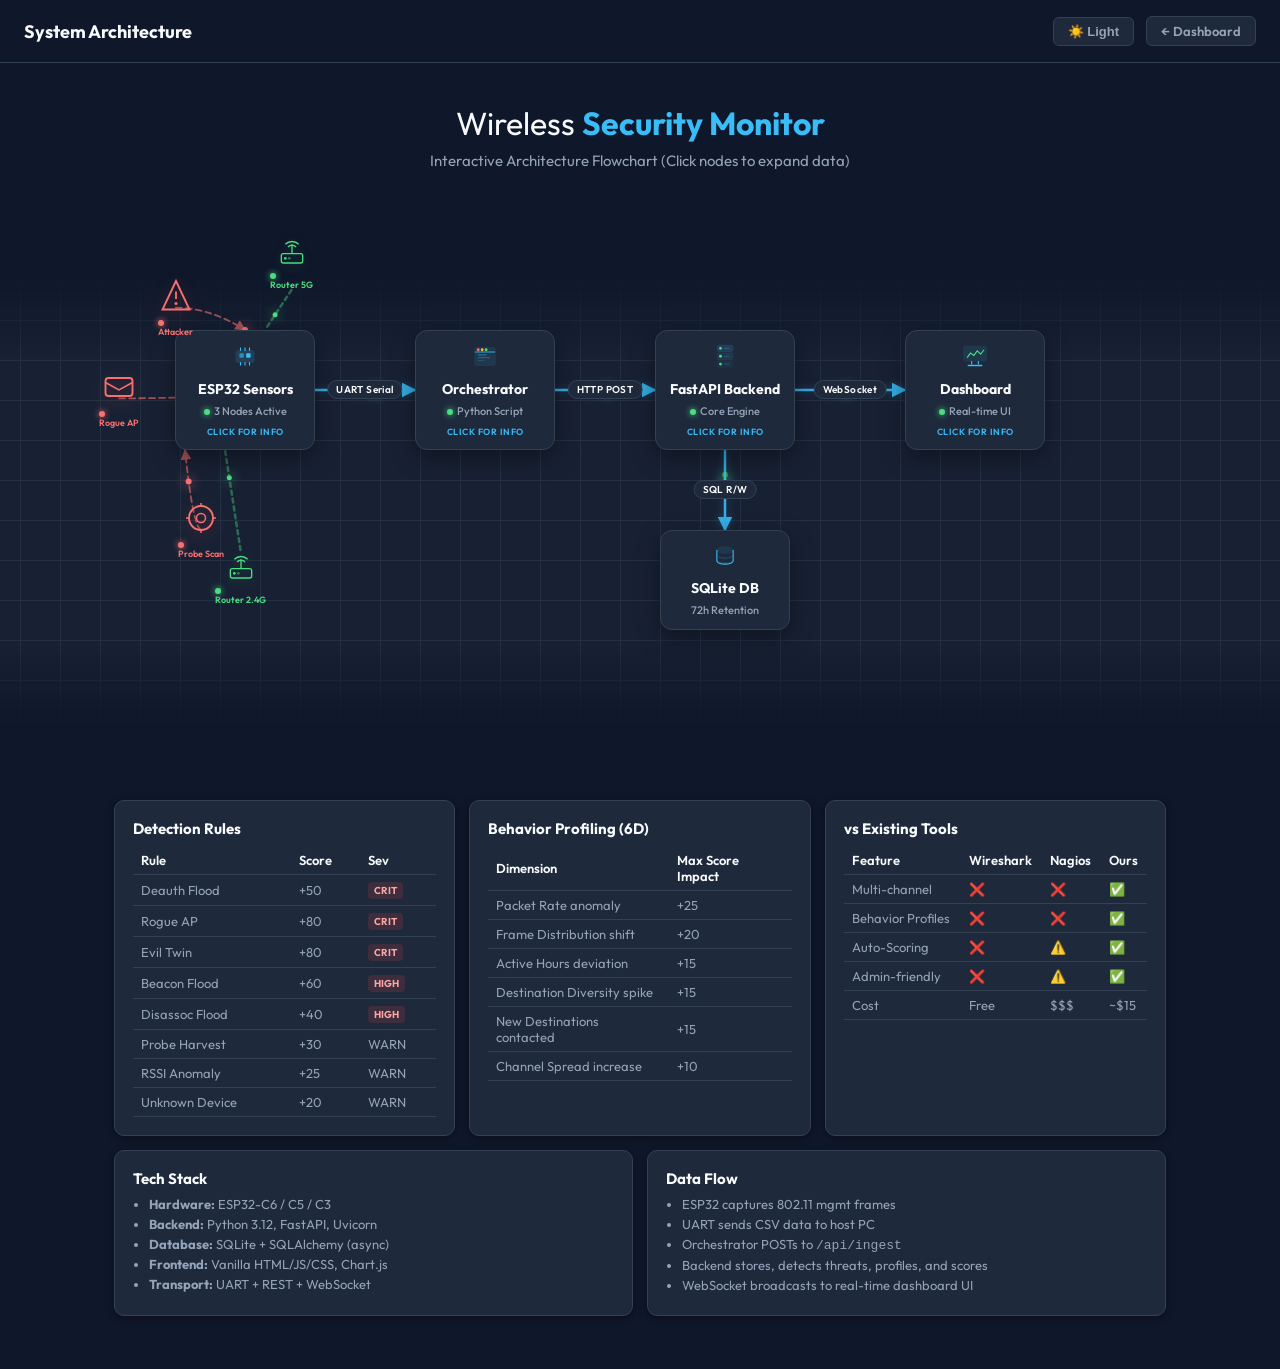
<file: backend/static/about.html>
<!DOCTYPE html>
<html lang="en">
<head>
    <meta charset="UTF-8">
    <meta name="viewport" content="width=device-width, initial-scale=1.0">
    <title>System Architecture - Wireless Monitor</title>
    <link href="https://fonts.googleapis.com/css2?family=Outfit:wght@300;400;500;600;700&display=swap" rel="stylesheet">
    <style>
        :root {
            --bg: #f8fafc; --bg2: #ffffff; --text: #0f172a; --text2: #334155; --dim: #64748b;
            --border: #e2e8f0; --accent: #3b82f6; --accentD: #2563eb;
            --green: #22c55e; --red: #ef4444; --orange: #f59e0b;
            --card: #ffffff; --shadow: rgba(0,0,0,.08); --hdr: #ffffff;
            --line: #3b82f6; --lineG: rgba(59,130,246,.3);
            --platform: #f1f5f9;
        }
        [data-theme="dark"]{
            --bg: #0f172a; --bg2: #1e293b; --text: #f8fafc; --text2: #94a3b8; --dim: #64748b;
            --border: #334155; --accent: #38bdf8; --accentD: #0ea5e9;
            --green: #4ade80; --red: #f87171; --orange: #fbbf24;
            --card: #1e293b; --shadow: rgba(0,0,0,.4); --hdr: #0f172a;
            --line: #38bdf8; --lineG: rgba(56,189,248,.3);
            --platform: #1e293b;
        }
        *{margin:0;padding:0;box-sizing:border-box;}
        body{font-family:'Outfit',sans-serif;background:var(--bg);color:var(--text);overflow-x:hidden;transition:background .3s,color .3s;}

        /* Header */
        .hdr{background:var(--hdr);padding:16px 24px;display:flex;align-items:center;justify-content:space-between;position:sticky;top:0;z-index:100;border-bottom:1px solid var(--border);}
        .hdr h1{font-size:18px;font-weight:700;}
        .hdr-r{display:flex;gap:12px;align-items:center;}
        .hdr a,.hdr button{color:var(--text2);text-decoration:none;font-size:13px;padding:6px 14px;border:1px solid var(--border);border-radius:6px;background:var(--bg2);cursor:pointer;transition:all .2s;font-weight:600;}
        .hdr a:hover,.hdr button:hover{color:var(--text);border-color:var(--dim);}

        /* Title */
        .title-sec{text-align:center;padding:40px 20px 20px;}
        .title-sec h2{font-size:32px;font-weight:400;color:var(--text);}
        .title-sec h2 b{font-weight:700;color:var(--accent);}
        .title-sec p{color:var(--text2);font-size:15px;margin-top:8px;}

        /* ═══ 2D FLOWCHART SCENE ═══ */
        .scene-wrap{display:flex;justify-content:center;padding:20px 10px 40px;overflow:hidden;width:100%;}
        .scene{ width:1050px; height:550px; position:relative; transform-origin: top center; transition: transform 0.2s;}
        .flow-plane{ width:100%; height:100%; position:relative; }

        /* Platform base (Grid Background) */
        .platform{
            position:absolute;top:60px;
            left:50%; transform:translateX(-50%);
            width:100vw;height:460px;
            background:var(--platform);
            background-image: linear-gradient(var(--border) 1px,transparent 1px), linear-gradient(90deg,var(--border) 1px,transparent 1px);
            background-size:40px 40px;background-position:center;
            opacity:0.6;
            -webkit-mask-image: linear-gradient(to bottom, transparent 0%, black 20%, black 80%, transparent 100%);
            mask-image: linear-gradient(to bottom, transparent 0%, black 20%, black 80%, transparent 100%);
        }

        /* ═══ FLAT NODES ═══ */
        .node-card{
            position:absolute; cursor:pointer; z-index:10;
            width:var(--bw); height:var(--bh);
            background:var(--card); border:1px solid var(--border); border-radius:12px;
            display:flex; flex-direction:column; align-items:center; justify-content:center;
            padding:12px 10px; text-align:center; gap:6px;
            box-shadow:0 8px 24px var(--shadow);
            transition:transform 0.2s, box-shadow 0.2s, border-color 0.2s;
        }
        .node-card:hover{ transform:translateY(-4px); box-shadow:0 12px 32px var(--shadow); border-color:var(--accent); }
        .node-card .b-icon{width:46px;height:46px;margin-bottom:4px;}
        .node-card .b-title{font-size:14px;font-weight:700;color:var(--text);}
        .node-card .b-sub{font-size:11px;color:var(--text2);font-weight:500;}
        .node-card .b-hint{font-size:9px;color:var(--accent);font-weight:600;margin-top:2px;text-transform:uppercase;letter-spacing:0.5px;}

        /* LED */
        .led{width:6px;height:6px;border-radius:50%;display:inline-block;margin-right:4px;vertical-align:middle;}
        .led-g{background:var(--green);box-shadow:0 0 6px var(--green);animation:blink 2s infinite;}
        .led-r{background:var(--red);box-shadow:0 0 6px var(--red);animation:blink 1s infinite;}
        @keyframes blink{0%,100%{opacity:1}50%{opacity:.3}}

        /* Floating attackers */
        .atk-float{
            position:absolute;z-index:20;text-align:center;
            animation:float-bob 3s ease-in-out infinite;
            transition: opacity 0.8s ease;
        }
        .atk-float.hidden { opacity: 0; pointer-events: none; }
        .atk-float:nth-child(2){animation-delay:.5s;}
        .atk-float:nth-child(3){animation-delay:1s;}
        @keyframes float-bob{0%,100%{transform:translateY(0)}50%{transform:translateY(-6px)}}
        .atk-float svg{width:36px;height:36px;filter:drop-shadow(0 4px 8px rgba(239,68,68,.3));}
        .atk-float span{display:block;font-size:9px;color:var(--red);font-weight:600;margin-top:2px;}

        /* Router deco */
        .router-deco{position:absolute;z-index:15;text-align:center;}
        .router-deco svg{width:32px;height:32px;filter:drop-shadow(0 3px 6px rgba(34,197,94,.2));}
        .router-deco span{display:block;font-size:9px;color:var(--green);font-weight:600;margin-top:2px;}

        /* ═══ SVG lines overlay ═══ */
        .lines-svg{position:absolute;top:0;left:0;width:100%;height:100%;pointer-events:none;z-index:5;}
        .conn-path{stroke:var(--line);stroke-width:2.5;fill:none;opacity:.5;stroke-linecap:round;transition:stroke 0.3s;}
        .conn-path.on{opacity:.9;filter:drop-shadow(0 0 4px var(--lineG));}
        .conn-path.atk{stroke:var(--red);stroke-dasharray:6 4;opacity:.6;stroke-width:1.8;animation:dashf .8s linear infinite;}
        @keyframes dashf{to{stroke-dashoffset:-20;}}
        .sig-dot{fill:var(--green);filter:drop-shadow(0 0 6px var(--green));}
        .sig-dot-r{fill:var(--red);filter:drop-shadow(0 0 6px var(--red));}
        .conn-label{
            position:absolute;z-index:12;font-size:10px;color:var(--text);
            background:var(--bg2);padding:2px 8px;border-radius:12px;border:1px solid var(--border);
            white-space:nowrap;letter-spacing:.4px;font-weight:600;
        }

        /* ═══ MODAL OVERLAY ═══ */
        .overlay{position:fixed;top:0;left:0;width:100%;height:100%;z-index:1000;background:rgba(0,0,0,.6);backdrop-filter:blur(6px);-webkit-backdrop-filter:blur(6px);display:flex;align-items:center;justify-content:center;opacity:0;pointer-events:none;transition:opacity .3s;}
        .overlay.show{opacity:1;pointer-events:auto;}
        .ov-card{background:var(--card);border-radius:16px;width:90%;max-width:750px;max-height:85vh;overflow-y:auto;box-shadow:0 20px 60px rgba(0,0,0,.4);transform:scale(.9) translateY(20px);transition:transform .3s ease; border:1px solid var(--border);}
        .overlay.show .ov-card{transform:scale(1) translateY(0);}
        .ov-hdr{padding:24px 28px 16px;border-bottom:1px solid var(--border);display:flex;align-items:center;gap:16px;}
        .ov-hdr span{font-size:40px;line-height:1;}
        .ov-hdr h3{font-size:22px;font-weight:700;color:var(--text);flex:1;}
        .ov-hdr .ov-x{background:none;border:none;font-size:24px;color:var(--dim);cursor:pointer;padding:4px 8px;}
        .ov-hdr .ov-x:hover{color:var(--text);}
        .ov-body{padding:20px 28px 28px;}
        .ov-body h4{font-size:15px;color:var(--accent);margin:16px 0 8px;font-weight:600;}
        .ov-body h4:first-child{margin-top:0;}
        .ov-body p,.ov-body li{font-size:14px;color:var(--text2);line-height:1.6;}
        .ov-body ul{margin:0 0 0 20px;}
        .ov-body li{margin:4px 0;}
        .ov-body code{background:var(--bg2);border:1px solid var(--border);padding:2px 6px;border-radius:4px;font-size:13px;}
        .ov-body table{width:100%;border-collapse:collapse;font-size:13px;margin:10px 0;}
        .ov-body th,.ov-body td{padding:6px 10px;border:1px solid var(--border);text-align:left;}
        .ov-body th{background:var(--bg2);color:var(--text);font-weight:600;}
        .esp-grid{display:grid;grid-template-columns:repeat(auto-fit,minmax(200px,1fr));gap:14px;margin-top:12px;}
        .esp-card{border:1px solid var(--border);border-radius:10px;padding:16px;background:var(--bg2);}
        .esp-card h5{font-size:14px;font-weight:600;color:var(--text);margin-bottom:6px;}
        .esp-card p{font-size:12px;color:var(--text2);}
        .esp-card ul{margin:8px 0 0 16px;font-size:12px;color:var(--text2);}
        .esp-card li{margin:3px 0;}

        /* ═══ Bottom info ═══ */
        .info-area{max-width:1100px;margin:0 auto;padding:0 24px 40px;}
        .info-row{display:grid;grid-template-columns:repeat(auto-fit,minmax(260px,1fr));gap:14px;margin-bottom:14px;}
        .i-card{background:var(--card);border:1px solid var(--border);border-radius:10px;padding:18px;box-shadow:0 2px 8px var(--shadow);transition:background .3s;}
        .i-card h3{font-size:15px;color:var(--text);margin-bottom:8px;font-weight:700;}
        .i-card table{width:100%;border-collapse:collapse;font-size:13px;}
        .i-card th,.i-card td{padding:6px 8px;border-bottom:1px solid var(--border);text-align:left;}
        .i-card th{color:var(--text);font-weight:600;}
        .i-card td{color:var(--text2);}
        .i-card ul{margin:0 0 0 16px;font-size:13px;color:var(--text2);}
        .i-card li{margin:4px 0;}
        .bg{display:inline-block;padding:2px 6px;border-radius:4px;font-size:10px;font-weight:700;}
        .bg-r{background:#fee2e2;color:#991b1b;}
        [data-theme="dark"] .bg-r{background:rgba(239,68,68,0.15);color:#fca5a5;}
    </style>
</head>
<body>

<div class="hdr">
    <h1>System Architecture</h1>
    <div class="hdr-r">
        <button id="themeToggle" onclick="toggleTheme()">🌙 Dark</button>
        <a href="index.html">← Dashboard</a>
    </div>
</div>

<div class="title-sec">
    <h2>Wireless <b>Security Monitor</b></h2>
    <p>Interactive Architecture Flowchart (Click nodes to expand data)</p>
</div>

<!-- ═══════════ 2D FLOWCHART SCENE ═══════════ -->
<div class="scene-wrap">
<div class="scene" id="scene">
    <div class="flow-plane" id="flowPlane">

        <!-- Platform base (Grid Background) -->
        <div class="platform"></div>

        <!-- SVG connection lines -->
        <svg class="lines-svg" id="svg"></svg>

        <!-- Connection labels -->
        <div class="conn-label" id="lbl1">UART Serial</div>
        <div class="conn-label" id="lbl2">HTTP POST</div>
        <div class="conn-label" id="lbl3">WebSocket</div>
        <div class="conn-label" id="lbl4">SQL R/W</div>

        <!-- Routers -->
        <div class="router-deco" id="router1" style="top:340px;left:100px;">
            <svg viewBox="0 0 48 48" fill="none"><rect x="8" y="28" width="32" height="14" rx="3" stroke="var(--green)" stroke-width="2"/><circle cx="14" cy="35" r="2" fill="var(--green)"/><circle cx="20" cy="35" r="2" fill="var(--green)" opacity=".5"/><line x1="24" y1="28" x2="24" y2="14" stroke="var(--green)" stroke-width="2"/><path d="M14 14a14 14 0 0120 0" stroke="var(--green)" stroke-width="2" fill="none"/><path d="M18 18a8 8 0 0112 0" stroke="var(--green)" stroke-width="2" fill="none"/></svg>
            <span><span class="led led-g"></span>Router 2.4G</span>
        </div>
        <div class="router-deco" id="router2" style="top:25px;left:155px;">
            <svg viewBox="0 0 48 48" fill="none"><rect x="8" y="28" width="32" height="14" rx="3" stroke="var(--green)" stroke-width="2"/><circle cx="14" cy="35" r="2" fill="var(--green)"/><circle cx="20" cy="35" r="2" fill="var(--green)" opacity=".5"/><line x1="24" y1="28" x2="24" y2="14" stroke="var(--green)" stroke-width="2"/><path d="M14 14a14 14 0 0120 0" stroke="var(--green)" stroke-width="2" fill="none"/><path d="M18 18a8 8 0 0112 0" stroke="var(--green)" stroke-width="2" fill="none"/></svg>
            <span><span class="led led-g"></span>Router 5G</span>
        </div>

        <!-- Attackers (floating) -->
        <div class="atk-float" id="atk1">
            <svg viewBox="0 0 48 48" fill="none"><path d="M24 4L6 42h36L24 4z" stroke="var(--red)" stroke-width="2.5" fill="none"/><line x1="24" y1="18" x2="24" y2="28" stroke="var(--red)" stroke-width="2.5"/><circle cx="24" cy="34" r="2" fill="var(--red)"/></svg>
            <span><span class="led led-r"></span>Attacker</span>
        </div>
        <div class="atk-float" id="atk2">
            <svg viewBox="0 0 48 48" fill="none"><rect x="6" y="12" width="36" height="24" rx="4" stroke="var(--red)" stroke-width="2.5" fill="none"/><path d="M6 18l18 10 18-10" stroke="var(--red)" stroke-width="2"/></svg>
            <span><span class="led led-r"></span>Rogue AP</span>
        </div>
        <div class="atk-float" id="atk3">
            <svg viewBox="0 0 48 48" fill="none"><circle cx="24" cy="24" r="16" stroke="var(--red)" stroke-width="2.5" fill="none"/><circle cx="24" cy="24" r="6" stroke="var(--red)" stroke-width="2" fill="none"/><line x1="24" y1="4" x2="24" y2="8" stroke="var(--red)" stroke-width="2"/><line x1="24" y1="40" x2="24" y2="44" stroke="var(--red)" stroke-width="2"/><line x1="4" y1="24" x2="8" y2="24" stroke="var(--red)" stroke-width="2"/><line x1="40" y1="24" x2="44" y2="24" stroke="var(--red)" stroke-width="2"/></svg>
            <span><span class="led led-r"></span>Probe Scan</span>
        </div>

        <!-- ═══ 2D BOX NODES ═══ -->

        <!-- ESP32 Sensors -->
        <div class="node-card" id="nEsp" style="top:120px;left:60px;--bw:140px;--bh:120px;" onclick="openOv('esp')">
            <svg class="b-icon" viewBox="0 0 48 48" fill="none">
                <rect x="8" y="14" width="32" height="20" rx="4" fill="var(--accent)" opacity=".15" stroke="var(--accent)" stroke-width="2"/>
                <rect x="14" y="18" width="8" height="8" rx="1.5" fill="var(--accent)" opacity=".6"/>
                <rect x="26" y="18" width="8" height="8" rx="1.5" fill="var(--accent)"/>
                <line x1="16" y1="14" x2="16" y2="8" stroke="var(--accent)" stroke-width="2"/>
                <line x1="24" y1="14" x2="24" y2="8" stroke="var(--accent)" stroke-width="2"/>
                <line x1="32" y1="14" x2="32" y2="8" stroke="var(--accent)" stroke-width="2"/>
                <line x1="16" y1="34" x2="16" y2="40" stroke="var(--accent)" stroke-width="2"/>
                <line x1="24" y1="34" x2="24" y2="40" stroke="var(--accent)" stroke-width="2"/>
                <line x1="32" y1="34" x2="32" y2="40" stroke="var(--accent)" stroke-width="2"/>
            </svg>
            <div class="b-title">ESP32 Sensors</div>
            <div class="b-sub"><span class="led led-g"></span>3 Nodes Active</div>
            <div class="b-hint">Click for info</div>
        </div>

        <!-- UART Orchestrator -->
        <div class="node-card" id="nUart" style="top:120px;left:300px;--bw:140px;--bh:120px;" onclick="openOv('uart')">
            <svg class="b-icon" viewBox="0 0 48 48" fill="none">
                <rect x="6" y="8" width="36" height="32" rx="4" fill="var(--accent)" opacity=".1" stroke="var(--accent)" stroke-width="2"/>
                <line x1="6" y1="16" x2="42" y2="16" stroke="var(--accent)" stroke-width="1.5"/>
                <circle cx="12" cy="12" r="2.5" fill="var(--red)"/>
                <circle cx="19" cy="12" r="2.5" fill="var(--orange)"/>
                <circle cx="26" cy="12" r="2.5" fill="var(--green)"/>
                <rect x="11" y="20" width="16" height="2" rx="1" fill="var(--accent)" opacity=".4"/>
                <rect x="11" y="25" width="22" height="2" rx="1" fill="var(--accent)" opacity=".3"/>
                <rect x="11" y="30" width="12" height="2" rx="1" fill="var(--accent)" opacity=".2"/>
            </svg>
            <div class="b-title">Orchestrator</div>
            <div class="b-sub"><span class="led led-g"></span>Python Script</div>
            <div class="b-hint">Click for info</div>
        </div>

        <!-- FastAPI Backend -->
        <div class="node-card" id="nApi" style="top:120px;left:540px;--bw:140px;--bh:120px;" onclick="openOv('api')">
            <svg class="b-icon" viewBox="0 0 48 48" fill="none">
                <rect x="10" y="4" width="28" height="11" rx="3" fill="var(--accent)" opacity=".15" stroke="var(--accent)" stroke-width="2"/>
                <rect x="10" y="18" width="28" height="11" rx="3" fill="var(--accent)" opacity=".1" stroke="var(--accent)" stroke-width="2"/>
                <rect x="10" y="32" width="28" height="11" rx="3" fill="var(--accent)" opacity=".05" stroke="var(--accent)" stroke-width="2"/>
                <circle cx="16" cy="9.5" r="2.5" fill="var(--green)"/>
                <circle cx="16" cy="23.5" r="2.5" fill="var(--green)"/>
                <circle cx="16" cy="37.5" r="2.5" fill="var(--green)"/>
                <line x1="22" y1="9.5" x2="32" y2="9.5" stroke="var(--accent)" stroke-width="1.5" opacity=".3"/>
                <line x1="22" y1="23.5" x2="32" y2="23.5" stroke="var(--accent)" stroke-width="1.5" opacity=".3"/>
                <line x1="22" y1="37.5" x2="32" y2="37.5" stroke="var(--accent)" stroke-width="1.5" opacity=".3"/>
            </svg>
            <div class="b-title">FastAPI Backend</div>
            <div class="b-sub"><span class="led led-g"></span>Core Engine</div>
            <div class="b-hint">Click for info</div>
        </div>

        <!-- Dashboard -->
        <div class="node-card" id="nDash" style="top:120px;left:790px;--bw:140px;--bh:120px;" onclick="openOv('dash')">
            <svg class="b-icon" viewBox="0 0 48 48" fill="none">
                <rect x="4" y="6" width="40" height="26" rx="3" fill="var(--accent)" opacity=".1" stroke="var(--accent)" stroke-width="2"/>
                <polyline points="10,26 16,18 22,22 28,14 34,20 40,12" stroke="var(--green)" stroke-width="2" fill="none"/>
                <line x1="18" y1="32" x2="18" y2="38" stroke="var(--accent)" stroke-width="2"/>
                <line x1="30" y1="32" x2="30" y2="38" stroke="var(--accent)" stroke-width="2"/>
                <line x1="12" y1="40" x2="36" y2="40" stroke="var(--accent)" stroke-width="2.5" stroke-linecap="round"/>
            </svg>
            <div class="b-title">Dashboard</div>
            <div class="b-sub"><span class="led led-g"></span>Real-time UI</div>
            <div class="b-hint">Click for info</div>
        </div>

        <!-- Database -->
        <div class="node-card" id="nDb" style="top:320px;left:545px;--bw:130px;--bh:100px;" onclick="openOv('db')">
            <svg class="b-icon" viewBox="0 0 48 48" fill="none" style="width:36px;height:36px;">
                <ellipse cx="24" cy="13" rx="15" ry="6" fill="var(--accent)" opacity=".1" stroke="var(--accent)" stroke-width="2"/>
                <path d="M9 13v20c0 3.3 6.7 6 15 6s15-2.7 15-6V13" stroke="var(--accent)" stroke-width="2" fill="none"/>
                <path d="M9 22c0 3.3 6.7 6 15 6s15-2.7 15-6" stroke="var(--accent)" stroke-width="1.5" opacity=".3"/>
                <path d="M9 31c0 3.3 6.7 6 15 6s15-2.7 15-6" stroke="var(--accent)" stroke-width="1.5" opacity=".3"/>
            </svg>
            <div class="b-title">SQLite DB</div>
            <div class="b-sub">72h Retention</div>
        </div>

    </div>
</div>
</div>

<!-- Bottom info -->
<div class="info-area">
    <div class="info-row">
        <div class="i-card"><h3>Detection Rules</h3>
            <table><tr><th>Rule</th><th>Score</th><th>Sev</th></tr>
            <tr><td>Deauth Flood</td><td>+50</td><td><span class="bg bg-r">CRIT</span></td></tr>
            <tr><td>Rogue AP</td><td>+80</td><td><span class="bg bg-r">CRIT</span></td></tr>
            <tr><td>Evil Twin</td><td>+80</td><td><span class="bg bg-r">CRIT</span></td></tr>
            <tr><td>Beacon Flood</td><td>+60</td><td><span class="bg bg-r">HIGH</span></td></tr>
            <tr><td>Disassoc Flood</td><td>+40</td><td><span class="bg bg-r">HIGH</span></td></tr>
            <tr><td>Probe Harvest</td><td>+30</td><td>WARN</td></tr>
            <tr><td>RSSI Anomaly</td><td>+25</td><td>WARN</td></tr>
            <tr><td>Unknown Device</td><td>+20</td><td>WARN</td></tr></table>
        </div>
        <div class="i-card"><h3>Behavior Profiling (6D)</h3>
            <table><tr><th>Dimension</th><th>Max Score Impact</th></tr>
            <tr><td>Packet Rate anomaly</td><td>+25</td></tr>
            <tr><td>Frame Distribution shift</td><td>+20</td></tr>
            <tr><td>Active Hours deviation</td><td>+15</td></tr>
            <tr><td>Destination Diversity spike</td><td>+15</td></tr>
            <tr><td>New Destinations contacted</td><td>+15</td></tr>
            <tr><td>Channel Spread increase</td><td>+10</td></tr></table>
        </div>
        <div class="i-card"><h3>vs Existing Tools</h3>
            <table><tr><th>Feature</th><th>Wireshark</th><th>Nagios</th><th>Ours</th></tr>
            <tr><td>Multi-channel</td><td>❌</td><td>❌</td><td>✅</td></tr>
            <tr><td>Behavior Profiles</td><td>❌</td><td>❌</td><td>✅</td></tr>
            <tr><td>Auto-Scoring</td><td>❌</td><td>⚠️</td><td>✅</td></tr>
            <tr><td>Admin-friendly</td><td>❌</td><td>⚠️</td><td>✅</td></tr>
            <tr><td>Cost</td><td>Free</td><td>$$$</td><td>~$15</td></tr></table>
        </div>
    </div>
    <div class="info-row">
        <div class="i-card"><h3>Tech Stack</h3><ul>
            <li><b>Hardware:</b> ESP32-C6 / C5 / C3</li>
            <li><b>Backend:</b> Python 3.12, FastAPI, Uvicorn</li>
            <li><b>Database:</b> SQLite + SQLAlchemy (async)</li>
            <li><b>Frontend:</b> Vanilla HTML/JS/CSS, Chart.js</li>
            <li><b>Transport:</b> UART + REST + WebSocket</li></ul>
        </div>
        <div class="i-card"><h3>Data Flow</h3><ul>
            <li>ESP32 captures 802.11 mgmt frames</li>
            <li>UART sends CSV data to host PC</li>
            <li>Orchestrator POSTs to <code>/api/ingest</code></li>
            <li>Backend stores, detects threats, profiles, and scores</li>
            <li>WebSocket broadcasts to real-time dashboard UI</li></ul>
        </div>
    </div>
</div>

<!-- Modal Overlay -->
<div class="overlay" id="overlay" onclick="closeOv(event)">
    <div class="ov-card" id="ovCard"></div>
</div>

<script>
// Theme logic
function toggleTheme(){
    var b=document.body,btn=document.getElementById('themeToggle');
    if(b.getAttribute('data-theme')==='dark'){b.removeAttribute('data-theme');btn.textContent='🌙 Dark';localStorage.setItem('theme','light');}
    else{b.setAttribute('data-theme','dark');btn.textContent='☀️ Light';localStorage.setItem('theme','dark');}
    setTimeout(drawLines,80);
}
if(localStorage.getItem('theme')==='light'){
    document.body.removeAttribute('data-theme');
    document.getElementById('themeToggle').textContent='🌙 Dark';
} else {
    document.body.setAttribute('data-theme','dark');
    document.getElementById('themeToggle').textContent='☀️ Light';
}

// Overlay data
var OV={
    esp:{icon:'📡',title:'ESP32 Sensor Nodes',body:'<h4>Three specialized microcontrollers:</h4><div class="esp-grid"><div class="esp-card"><h5><span class="led led-g"></span> ESP32-C6</h5><p>2.4 GHz Sniffer</p><ul><li>Promiscuous mode</li><li>Locked Channel 1</li><li>Beacons, probes, deauth</li><li>CSV via UART 115200</li></ul></div><div class="esp-card"><h5><span class="led led-g"></span> ESP32-C5</h5><p>5 GHz Sniffer</p><ul><li>Channel hopping 36→165</li><li>Scan list rotates 60s</li><li>DFS + non-DFS coverage</li><li>Paused during commands</li></ul></div><div class="esp-card"><h5><span class="led led-r"></span> ESP32-C3</h5><p>Attack Node (Test)</p><ul><li>Deauth flood attacks</li><li>Fixed Channel 1</li><li>Targets specific BSSID</li><li>Educational use only</li></ul></div></div>'},
    uart:{icon:'🖥️',title:'UART Orchestrator',body:'<h4>What it does</h4><p>Python script bridging ESP32 hardware and the backend server on the host PC.</p><h4>Responsibilities</h4><ul><li>Reads serial from ESP32-C6 + C5</li><li>Parses CSV: <code>type,src,dst,ssid,bssid,rssi,ch</code></li><li>POSTs each frame to <code>/api/ingest</code></li><li>Sends channel hop commands to C5</li><li>Pauses C5 during orchestrator commands</li><li>Rotates 5GHz scan list every 60s</li></ul><h4>Why UART?</h4><p>ESP32 in promiscuous mode can\'t use WiFi — it\'s busy sniffing. UART serial is the only way out without disrupting capture.</p>'},
    api:{icon:'⚙️',title:'FastAPI Backend',body:'<h4>Core Engine</h4><p>Async Python server: ingest → detect → profile → broadcast.</p><h4>Modules</h4><table><tr><th>Module</th><th>Function</th></tr><tr><td><b>Ingest API</b></td><td>Stores frames in SQLite</td></tr><tr><td><b>Rule Engine</b></td><td>8 detection rules</td></tr><tr><td><b>Profiler</b></td><td>6-dimension behavior fingerprinting</td></tr><tr><td><b>Risk Scorer</b></td><td>Per-device 0-100 with reasons</td></tr><tr><td><b>WebSocket</b></td><td>Real-time broadcast</td></tr><tr><td><b>Cleanup</b></td><td>72h retention, hourly</td></tr><tr><td><b>Reports</b></td><td>HTML export</td></tr></table><h4>API Endpoints</h4><table><tr><th>Method</th><th>Path</th><th>Purpose</th></tr><tr><td>POST</td><td><code>/api/ingest</code></td><td>Receive frame</td></tr><tr><td>GET</td><td><code>/api/devices</code></td><td>List devices</td></tr><tr><td>GET</td><td><code>/api/device-risks</code></td><td>Risk scores</td></tr><tr><td>GET</td><td><code>/api/device-baseline/{mac}</code></td><td>Baseline vs current</td></tr><tr><td>GET</td><td><code>/api/report</code></td><td>HTML report</td></tr><tr><td>WS</td><td><code>/ws</code></td><td>WebSocket</td></tr></table>'},
    dash:{icon:'📊',title:'Dashboard',body:'<h4>Real-time Monitoring UI</h4><p>Vanilla HTML/JS/CSS with live WebSocket updates.</p><h4>Panels</h4><ul><li><b>Stats Row</b> — events, alerts, devices, rogues</li><li><b>Frame Activity</b> — real-time line chart</li><li><b>Channel Activity</b> — bar chart</li><li><b>Device Table</b> — MAC, vendor, score, sortable</li><li><b>Alert Feed</b> — severity-coded, acknowledge</li><li><b>AP Table</b> — trust/untrust controls</li><li><b>Baseline Modal</b> — click score → normal vs current</li><li><b>Simulator</b> — normal, deauth, rogue, beacon flood</li></ul><h4>Features</h4><ul><li>Dark/Light mode toggle</li><li>MAC vendor lookup (200+ OUI)</li><li>Sortable columns</li><li>HTML report download</li></ul>'},
    db:{icon:'🗄️',title:'SQLite Database',body:'<h4>Schema</h4><table><tr><th>Table</th><th>Key Fields</th><th>Purpose</th></tr><tr><td><b>wifi_events</b></td><td>sensor_id, band, channel, frame_type, src/dst_mac, ssid, bssid, rssi</td><td>Every frame</td></tr><tr><td><b>alerts</b></td><td>alert_type, severity, description, source_mac, threat_score</td><td>Detections</td></tr><tr><td><b>trusted_aps</b></td><td>ssid, bssid, expected_channel</td><td>Whitelist</td></tr></table><h4>Maintenance</h4><ul><li>Auto-cleanup runs hourly</li><li>Deletes events > 72 hours</li><li>Deletes old acknowledged alerts</li><li>Keeps DB size manageable</li></ul>'}
};

function openOv(k){
    var d=OV[k];if(!d)return;
    document.getElementById('ovCard').innerHTML='<div class="ov-hdr"><span style="font-size:36px">'+d.icon+'</span><h3>'+d.title+'</h3><button class="ov-x" onclick="closeOv(event,1)">✕</button></div><div class="ov-body">'+d.body+'</div>';
    document.getElementById('overlay').classList.add('show');document.body.style.overflow='hidden';
}
function closeOv(e,f){if(f||e.target===document.getElementById('overlay')){document.getElementById('overlay').classList.remove('show');document.body.style.overflow='';}}
document.addEventListener('keydown',function(e){if(e.key==='Escape')closeOv(e,1);});

// ── SVG Lines & Scaling ──
function getScale() {
    var wrap = document.querySelector('.scene-wrap');
    if(!wrap) return 1;
    var w = wrap.clientWidth;
    return (w < 1050) ? (w / 1050) : 1;
}

function scaleScene() {
    var scene = document.getElementById('scene');
    var wrap = document.querySelector('.scene-wrap');
    var s = getScale();
    if(s < 1) {
        scene.style.transform = 'scale(' + s + ')';
        wrap.style.height = (550 * s + 60) + 'px';
    } else {
        scene.style.transform = 'none';
        wrap.style.height = 'auto';
    }
}

function gp(id){
    var el=document.getElementById(id),sc=document.getElementById('scene');
    if(!el||!sc)return null;
    var sr=sc.getBoundingClientRect(),er=el.getBoundingClientRect();
    var s = getScale();
    return{
        cx: (er.left-sr.left+er.width/2)/s,
        cy: (er.top-sr.top+er.height/2)/s,
        t: (er.top-sr.top)/s,
        b: (er.top-sr.top+er.height)/s,
        l: (er.left-sr.left)/s,
        r: (er.left-sr.left+er.width)/s
    };
}

function drawLines(){
    var s=document.getElementById('svg');if(!s)return;s.innerHTML='';
    var ns='http://www.w3.org/2000/svg';

    // Markers
    var defs=document.createElementNS(ns,'defs');
    [{id:'aG',fill:'var(--line)'},{id:'aR',fill:'var(--red)'}].forEach(function(m){
        var mk=document.createElementNS(ns,'marker');
        mk.setAttribute('id',m.id);mk.setAttribute('viewBox','0 0 10 10');
        mk.setAttribute('refX','9');mk.setAttribute('refY','5');
        mk.setAttribute('markerWidth','6');mk.setAttribute('markerHeight','6');
        mk.setAttribute('orient','auto-start-reverse');
        var p=document.createElementNS(ns,'path');p.setAttribute('d','M0 0L10 5L0 10z');p.setAttribute('fill',m.fill);
        mk.appendChild(p);defs.appendChild(mk);
    });
    s.appendChild(defs);

    // Main connections
    var conns=[
        {f:'nEsp',t:'nUart',lbl:'lbl1'},
        {f:'nUart',t:'nApi',lbl:'lbl2'},
        {f:'nApi',t:'nDash',lbl:'lbl3'},
        {f:'nApi',t:'nDb',lbl:'lbl4',vert:1}
    ];
    conns.forEach(function(c,i){
        var a=gp(c.f),b=gp(c.t);if(!a||!b)return;
        var x1,y1,x2,y2;
        if(c.vert){x1=a.cx;y1=a.b;x2=b.cx;y2=b.t;}
        else{x1=a.r;y1=a.cy;x2=b.l;y2=b.cy;}
        var mx=(x1+x2)/2,my=(y1+y2)/2;
        var d=c.vert?'M'+x1+','+y1+' C'+x1+','+(y1+35)+' '+x2+','+(y2-35)+' '+x2+','+y2
            :'M'+x1+','+y1+' C'+mx+','+y1+' '+mx+','+y2+' '+x2+','+y2;

        var p=document.createElementNS(ns,'path');p.setAttribute('d',d);
        p.setAttribute('class','conn-path on');p.setAttribute('marker-end','url(#aG)');
        s.appendChild(p);

        var lbl=document.getElementById(c.lbl);
        if(lbl){lbl.style.left=mx+'px';lbl.style.top=(my-10)+'px';lbl.style.transform='translateX(-50%)';}

        // Double signal dots
        for(var j=0;j<2;j++){
            var dot=document.createElementNS(ns,'circle');dot.setAttribute('r',j?'3':'4');
            dot.setAttribute('class','sig-dot');dot.style.opacity=j?'.5':'1';
            var am=document.createElementNS(ns,'animateMotion');
            am.setAttribute('dur',(2.2+i*.3+j*1.1)+'s');am.setAttribute('repeatCount','indefinite');am.setAttribute('path',d);
            dot.appendChild(am);s.appendChild(dot);
        }
    });

    // Router connections (sniffing)
    var esp=gp('nEsp');if(!esp)return;
    ['router1','router2'].forEach(function(id,i){
        var r=gp(id);if(!r)return;
        var tx=esp.cx + (i===0?-20:20); // Connect to left/right sides of ESP center
        var ty= (i===0) ? esp.b : esp.t; // router1 is below (connects to bottom), router2 is above (connects to top)
        var ry= (i===0) ? r.t : r.b;    // line starts at router1 top, or router2 bottom
        
        var d='M'+r.cx+','+ry+' Q'+((r.cx+tx)/2)+','+((ry+ty)/2)+' '+tx+','+ty;
        var p=document.createElementNS(ns,'path');p.setAttribute('d',d);
        p.setAttribute('class','conn-path');
        p.style.stroke='var(--green)';
        p.style.strokeDasharray='4 4';
        p.style.opacity='0.4';
        s.appendChild(p);
        
        var rd=document.createElementNS(ns,'circle');rd.setAttribute('r','2.5');rd.setAttribute('class','sig-dot');
        var ram=document.createElementNS(ns,'animateMotion');ram.setAttribute('dur',(1.8+i*.3)+'s');ram.setAttribute('repeatCount','indefinite');ram.setAttribute('path',d);
        rd.appendChild(ram);s.appendChild(rd);
    });

    // Attack lines
    ['atk1','atk2','atk3'].forEach(function(id,i){
        var el = document.getElementById(id);
        if(!el || el.classList.contains('hidden')) return; // skip hidden attackers
        var a=gp(id);if(!a)return;
        var tx=esp.r-10,ty=esp.cy;
        if(i===0){tx=esp.cx;ty=esp.t;}
        if(i===2){tx=esp.l+10;ty=esp.b;}
        var d='M'+a.cx+','+a.cy+' Q'+((a.cx+tx)/2)+','+a.cy+' '+tx+','+ty;
        var p=document.createElementNS(ns,'path');p.setAttribute('d',d);
        p.setAttribute('class','conn-path atk');p.setAttribute('marker-end','url(#aR)');
        s.appendChild(p);
        var rd=document.createElementNS(ns,'circle');rd.setAttribute('r','3');rd.setAttribute('class','sig-dot-r');
        var ram=document.createElementNS(ns,'animateMotion');ram.setAttribute('dur',(1.3+i*.4)+'s');ram.setAttribute('repeatCount','indefinite');ram.setAttribute('path',d);
        rd.appendChild(ram);s.appendChild(rd);
    });
}

function attackerCycle(id, angleBase) {
    var el = document.getElementById(id);
    if(!el) return;
    
    // Random active time between 3s and 8s
    var activeTime = 3000 + Math.random() * 5000;
    
    setTimeout(function() {
        // Disconnect and fade out
        el.classList.add('hidden');
        drawLines(); 
        
        // Wait 1.5s for fade, then reposition and reappear
        setTimeout(function() {
            var cx = 130, cy = 180;
            // Larger random jitter for angles and radius when respawning
            var angle = angleBase + (Math.random() * 0.8 - 0.4);
            var radius = 100 + Math.random() * 80;
            el.style.left = (cx + Math.cos(angle) * radius - 18) + 'px';
            el.style.top = (cy + Math.sin(angle) * radius - 18) + 'px';
            
            // Reconnect and fade in
            el.classList.remove('hidden');
            drawLines();
            
            // Schedule next cycle
            attackerCycle(id, angleBase);
        }, 1500);
    }, activeTime);
}

window.addEventListener('load',function(){
    scaleScene();
    var cx = 130, cy = 180; 
    var angles = [-Math.PI/1.5, Math.PI, Math.PI/1.5]; // Top-left, Left, Bottom-left
    ['atk1','atk2','atk3'].forEach(function(id, i) {
        var el = document.getElementById(id);
        if(!el) return;
        var angle = angles[i] + (Math.random() * 0.4 - 0.2);
        var radius = 110 + Math.random() * 40;
        el.style.left = (cx + Math.cos(angle) * radius - 18) + 'px';
        el.style.top = (cy + Math.sin(angle) * radius - 18) + 'px';
        
        // Stagger their start times so they don't all disappear at once
        setTimeout(function(){ attackerCycle(id, angles[i]); }, i * 2000);
    });
    
    setTimeout(drawLines,200);
});
window.addEventListener('resize', function(){
    scaleScene();
    drawLines();
});
</script>
</body>
</html>
</file>
